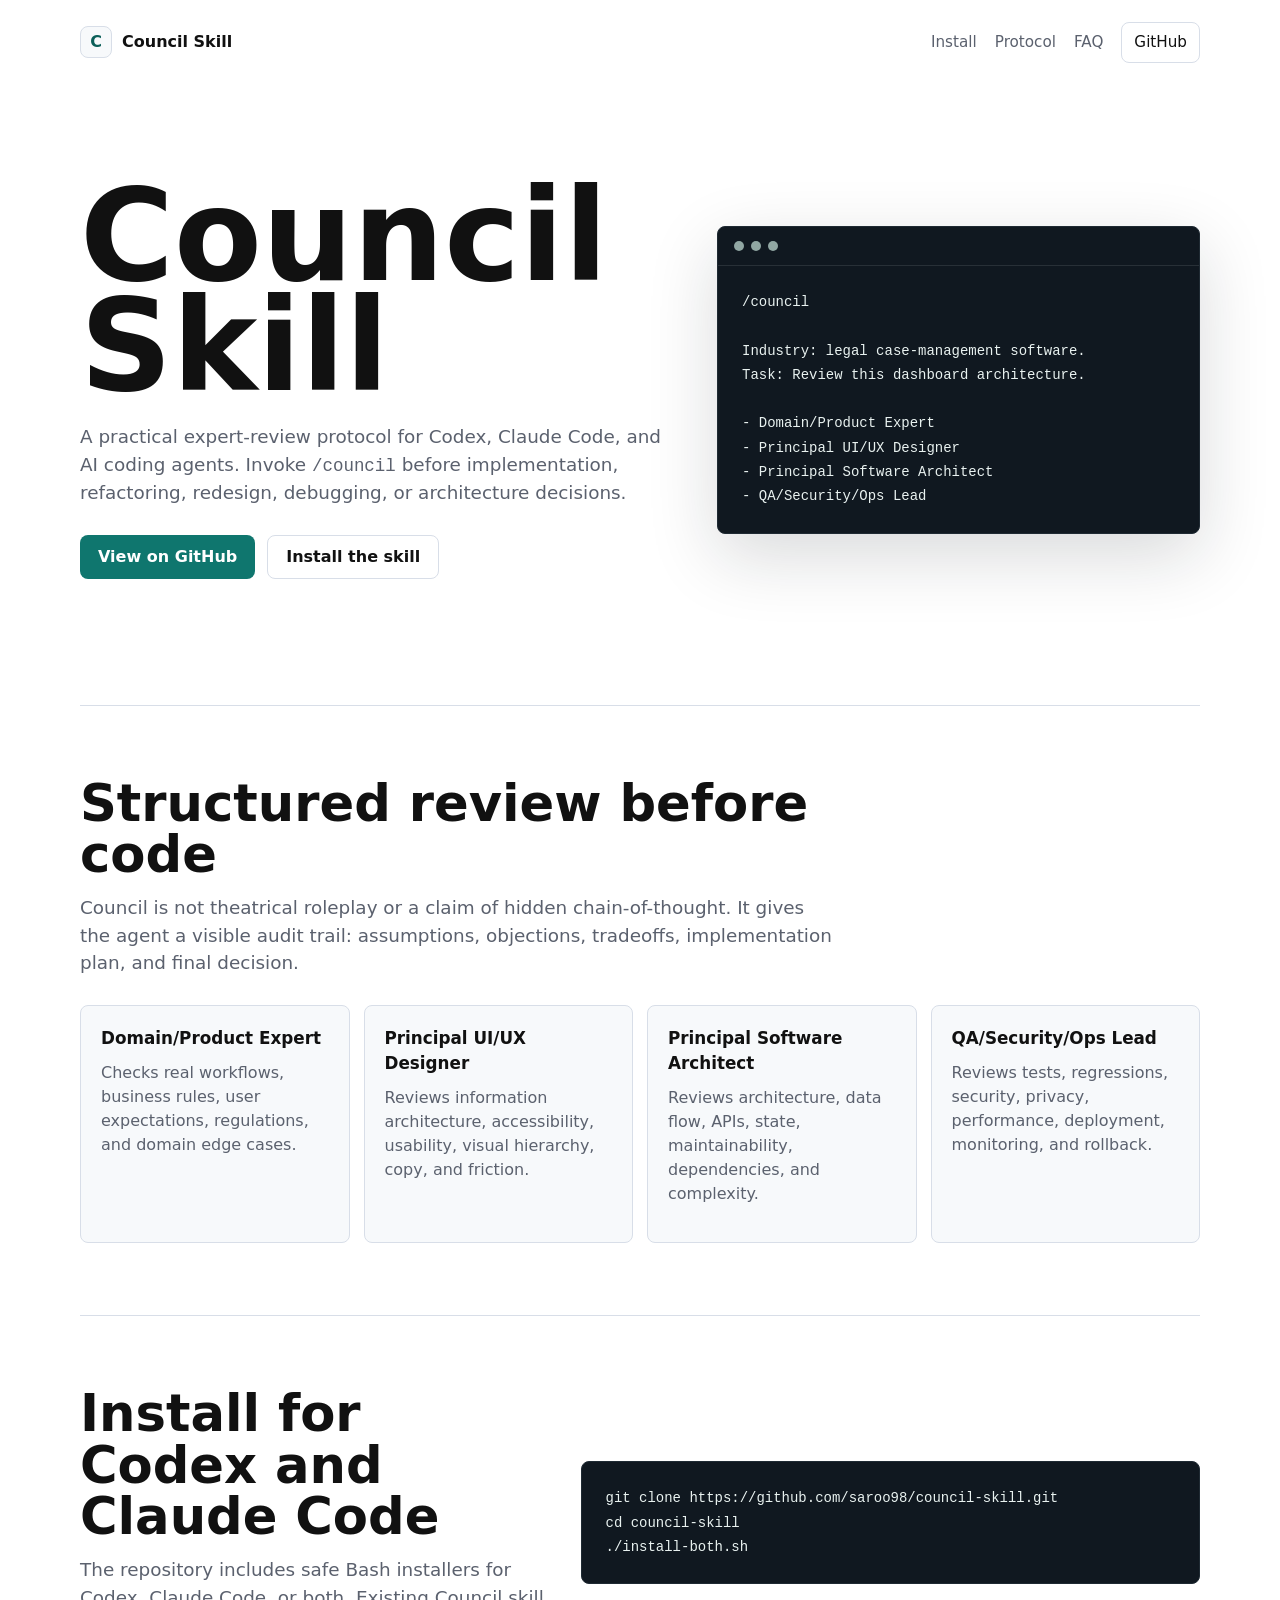
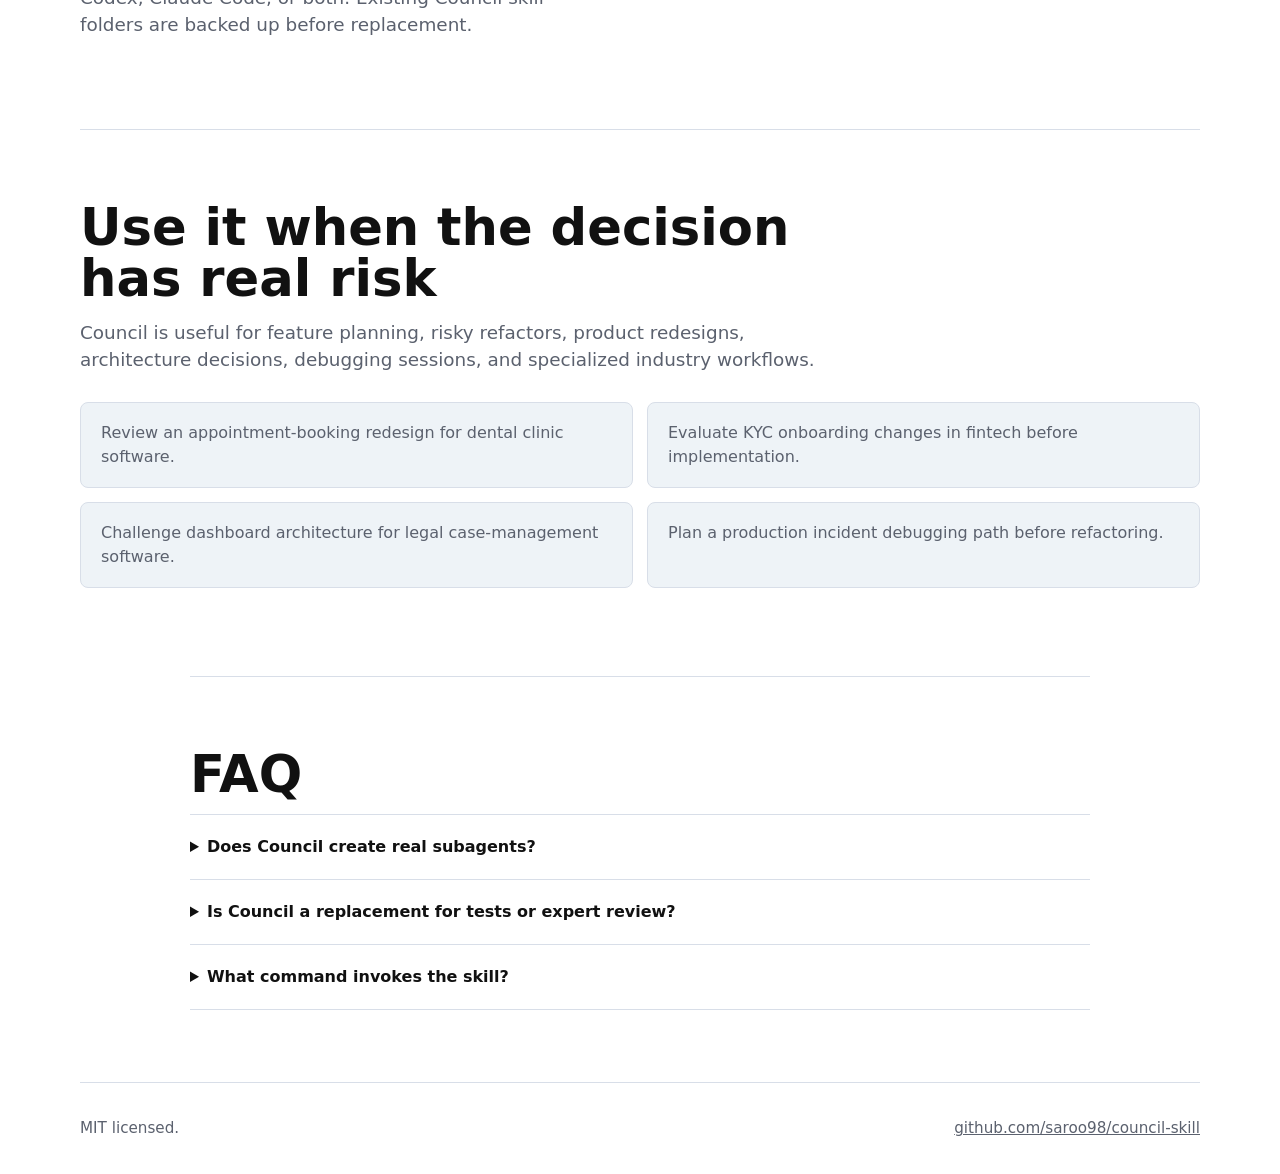
<file: site/index.html>
<!doctype html>
<html lang="en">
  <head>
    <meta charset="utf-8">
    <meta name="viewport" content="width=device-width, initial-scale=1">
    <title>Council Skill for Codex, Claude Code, and AI Coding Agents</title>
    <meta
      name="description"
      content="Council is an open-source AI coding skill for Codex, Claude Code, and AI agents. Use /council for expert review before coding, architecture decisions, refactors, redesigns, and debugging."
    >
    <meta name="robots" content="index, follow">
    <link rel="canonical" href="https://saroo98.github.io/council-skill/">
    <meta property="og:title" content="Council Skill for AI Coding Agents">
    <meta
      property="og:description"
      content="A practical expert council protocol for Codex, Claude Code, and AI coding agents."
    >
    <meta property="og:type" content="website">
    <meta property="og:url" content="https://saroo98.github.io/council-skill/">
    <meta name="twitter:card" content="summary">
    <meta name="twitter:title" content="Council Skill for AI Coding Agents">
    <meta
      name="twitter:description"
      content="Use /council for practical multi-role expert review before software implementation."
    >
    <link rel="stylesheet" href="styles.css">
    <script type="application/ld+json">
      {
        "@context": "https://schema.org",
        "@type": "SoftwareSourceCode",
        "name": "Council Skill",
        "description": "A reusable AI coding skill for Codex, Claude Code, and AI coding agents that runs a practical expert review before implementation, refactoring, redesign, debugging, and architecture decisions.",
        "codeRepository": "https://github.com/saroo98/council-skill",
        "programmingLanguage": "Markdown",
        "license": "https://github.com/saroo98/council-skill/blob/main/LICENSE",
        "runtimePlatform": ["Codex", "Claude Code", "AI coding agents"]
      }
    </script>
  </head>
  <body>
    <header class="site-header">
      <a class="brand" href="https://github.com/saroo98/council-skill" aria-label="Council Skill GitHub repository">
        <span class="brand-mark" aria-hidden="true">C</span>
        <span>Council Skill</span>
      </a>
      <nav class="nav" aria-label="Primary navigation">
        <a href="#install">Install</a>
        <a href="#protocol">Protocol</a>
        <a href="#faq">FAQ</a>
        <a class="nav-cta" href="https://github.com/saroo98/council-skill">GitHub</a>
      </nav>
    </header>

    <main>
      <section class="hero">
        <div class="hero-copy">
          <h1>Council Skill</h1>
          <p class="hero-lede">
            A practical expert-review protocol for Codex, Claude Code, and AI coding agents.
            Invoke <code>/council</code> before implementation, refactoring, redesign, debugging,
            or architecture decisions.
          </p>
          <div class="actions">
            <a class="button primary" href="https://github.com/saroo98/council-skill">View on GitHub</a>
            <a class="button secondary" href="#install">Install the skill</a>
          </div>
        </div>

        <aside class="protocol-preview" aria-label="Council output preview">
          <div class="terminal-bar">
            <span></span>
            <span></span>
            <span></span>
          </div>
          <pre><code>/council

Industry: legal case-management software.
Task: Review this dashboard architecture.

- Domain/Product Expert
- Principal UI/UX Designer
- Principal Software Architect
- QA/Security/Ops Lead</code></pre>
        </aside>
      </section>

      <section class="section" id="protocol">
        <div class="section-heading">
          <h2>Structured review before code</h2>
          <p>
            Council is not theatrical roleplay or a claim of hidden chain-of-thought.
            It gives the agent a visible audit trail: assumptions, objections, tradeoffs,
            implementation plan, and final decision.
          </p>
        </div>

        <div class="role-grid">
          <article>
            <h3>Domain/Product Expert</h3>
            <p>Checks real workflows, business rules, user expectations, regulations, and domain edge cases.</p>
          </article>
          <article>
            <h3>Principal UI/UX Designer</h3>
            <p>Reviews information architecture, accessibility, usability, visual hierarchy, copy, and friction.</p>
          </article>
          <article>
            <h3>Principal Software Architect</h3>
            <p>Reviews architecture, data flow, APIs, state, maintainability, dependencies, and complexity.</p>
          </article>
          <article>
            <h3>QA/Security/Ops Lead</h3>
            <p>Reviews tests, regressions, security, privacy, performance, deployment, monitoring, and rollback.</p>
          </article>
        </div>
      </section>

      <section class="section split" id="install">
        <div>
          <h2>Install for Codex and Claude Code</h2>
          <p>
            The repository includes safe Bash installers for Codex, Claude Code, or both.
            Existing Council skill folders are backed up before replacement.
          </p>
        </div>
        <div class="install-panel">
          <pre><code>git clone https://github.com/saroo98/council-skill.git
cd council-skill
./install-both.sh</code></pre>
        </div>
      </section>

      <section class="section">
        <div class="section-heading">
          <h2>Use it when the decision has real risk</h2>
          <p>
            Council is useful for feature planning, risky refactors, product redesigns,
            architecture decisions, debugging sessions, and specialized industry workflows.
          </p>
        </div>
        <ul class="use-list">
          <li>Review an appointment-booking redesign for dental clinic software.</li>
          <li>Evaluate KYC onboarding changes in fintech before implementation.</li>
          <li>Challenge dashboard architecture for legal case-management software.</li>
          <li>Plan a production incident debugging path before refactoring.</li>
        </ul>
      </section>

      <section class="section faq" id="faq">
        <h2>FAQ</h2>
        <details>
          <summary>Does Council create real subagents?</summary>
          <p>No. This repository is an instruction-only skill. It gives one coding agent a structured review protocol.</p>
        </details>
        <details>
          <summary>Is Council a replacement for tests or expert review?</summary>
          <p>No. It improves review discipline, but users should still verify claims, inspect code, and run relevant checks.</p>
        </details>
        <details>
          <summary>What command invokes the skill?</summary>
          <p>Use <code>/council</code> in compatible Codex, Claude Code, or AI coding agent environments.</p>
        </details>
      </section>
    </main>

    <footer class="footer">
      <span>MIT licensed.</span>
      <a href="https://github.com/saroo98/council-skill">github.com/saroo98/council-skill</a>
    </footer>
  </body>
</html>
</file>
<file: site/styles.css>
:root {
  color-scheme: light;
  --bg: #ffffff;
  --text: #111111;
  --muted: #5b616e;
  --line: #d8dee8;
  --panel: #f7f9fb;
  --panel-strong: #eef3f7;
  --accent: #0f766e;
  --accent-strong: #0b5f59;
  --code: #101820;
  --code-text: #e9f2f0;
  --max: 1120px;
}

* {
  box-sizing: border-box;
}

body {
  margin: 0;
  background: var(--bg);
  color: var(--text);
  font-family:
    Inter,
    ui-sans-serif,
    system-ui,
    -apple-system,
    BlinkMacSystemFont,
    "Segoe UI",
    sans-serif;
  line-height: 1.5;
  overflow-x: hidden;
}

a {
  color: inherit;
}

code {
  font-family: "SFMono-Regular", Consolas, "Liberation Mono", monospace;
  font-size: 0.95em;
}

.site-header {
  display: flex;
  align-items: center;
  justify-content: space-between;
  gap: 24px;
  width: min(var(--max), calc(100% - 40px));
  margin: 0 auto;
  padding: 22px 0;
}

.brand,
.nav {
  display: flex;
  align-items: center;
}

.brand {
  gap: 10px;
  font-weight: 750;
  text-decoration: none;
}

.brand-mark {
  display: grid;
  width: 32px;
  height: 32px;
  place-items: center;
  border: 1px solid var(--line);
  border-radius: 8px;
  background: var(--panel);
  color: var(--accent-strong);
}

.nav {
  gap: 18px;
  color: var(--muted);
  font-size: 0.95rem;
}

.nav a {
  text-decoration: none;
}

.nav a:hover {
  color: var(--text);
}

.nav-cta {
  padding: 8px 12px;
  border: 1px solid var(--line);
  border-radius: 8px;
  color: var(--text);
}

.hero {
  display: grid;
  grid-template-columns: minmax(0, 1fr) minmax(340px, 0.82fr);
  gap: 48px;
  align-items: center;
  width: min(var(--max), calc(100% - 40px));
  min-height: 620px;
  margin: 0 auto;
  padding: 42px 0 72px;
}

.hero-copy {
  max-width: 690px;
  min-width: 0;
}

h1,
h2,
h3,
p {
  margin-top: 0;
}

h1 {
  margin-bottom: 22px;
  font-size: clamp(4rem, 10vw, 8.5rem);
  line-height: 0.86;
  letter-spacing: 0;
}

h2 {
  margin-bottom: 14px;
  font-size: clamp(2rem, 4vw, 3.4rem);
  line-height: 1;
  letter-spacing: 0;
}

h3 {
  margin-bottom: 10px;
  font-size: 1.05rem;
}

.hero-lede,
.section-heading p,
.split p {
  color: var(--muted);
  font-size: 1.15rem;
}

.hero-lede {
  max-width: 640px;
  margin-bottom: 28px;
}

.actions {
  display: flex;
  flex-wrap: wrap;
  gap: 12px;
}

.button {
  display: inline-flex;
  min-height: 44px;
  align-items: center;
  justify-content: center;
  padding: 0 18px;
  border-radius: 8px;
  font-weight: 700;
  text-decoration: none;
}

.button.primary {
  background: var(--accent);
  color: #ffffff;
}

.button.secondary {
  border: 1px solid var(--line);
  background: #ffffff;
}

.protocol-preview,
.install-panel {
  overflow: hidden;
  max-width: 100%;
  min-width: 0;
  border: 1px solid #1f2a33;
  border-radius: 8px;
  background: var(--code);
  box-shadow: 0 22px 70px rgb(16 24 32 / 16%);
}

.terminal-bar {
  display: flex;
  gap: 7px;
  padding: 14px 16px;
  border-bottom: 1px solid rgb(255 255 255 / 10%);
}

.terminal-bar span {
  width: 10px;
  height: 10px;
  border-radius: 999px;
  background: #91a7a3;
}

pre {
  margin: 0;
  overflow-x: auto;
  padding: 24px;
  color: var(--code-text);
  font-size: 0.92rem;
  line-height: 1.65;
  white-space: pre-wrap;
  overflow-wrap: anywhere;
}

.section {
  width: min(var(--max), calc(100% - 40px));
  margin: 0 auto;
  padding: 72px 0;
  border-top: 1px solid var(--line);
}

.section-heading {
  max-width: 760px;
  margin-bottom: 28px;
}

.role-grid {
  display: grid;
  grid-template-columns: repeat(4, minmax(0, 1fr));
  gap: 14px;
}

.role-grid article {
  min-height: 190px;
  padding: 20px;
  border: 1px solid var(--line);
  border-radius: 8px;
  background: var(--panel);
}

.role-grid p,
.use-list {
  color: var(--muted);
}

.split {
  display: grid;
  grid-template-columns: minmax(0, 0.75fr) minmax(320px, 1fr);
  gap: 36px;
  align-items: center;
}

.install-panel {
  box-shadow: none;
}

.use-list {
  display: grid;
  grid-template-columns: repeat(2, minmax(0, 1fr));
  gap: 14px;
  padding: 0;
  list-style: none;
}

.use-list li {
  padding: 18px 20px;
  border: 1px solid var(--line);
  border-radius: 8px;
  background: var(--panel-strong);
}

.faq {
  max-width: 900px;
}

details {
  border-top: 1px solid var(--line);
}

details:last-child {
  border-bottom: 1px solid var(--line);
}

summary {
  cursor: pointer;
  padding: 20px 0;
  font-weight: 750;
}

details p {
  max-width: 760px;
  color: var(--muted);
}

.footer {
  display: flex;
  justify-content: space-between;
  gap: 20px;
  width: min(var(--max), calc(100% - 40px));
  margin: 0 auto;
  padding: 34px 0;
  border-top: 1px solid var(--line);
  color: var(--muted);
  font-size: 0.95rem;
}

@media (max-width: 860px) {
  .site-header,
  .hero,
  .section,
  .footer {
    width: calc(100vw - 64px);
  }

  .site-header,
  .nav,
  .footer {
    align-items: flex-start;
    flex-direction: column;
  }

  .nav {
    gap: 12px;
  }

  .hero,
  .split,
  .role-grid,
  .use-list {
    grid-template-columns: 1fr;
  }

  .hero {
    min-height: auto;
    gap: 34px;
    padding-top: 30px;
  }

  h1 {
    font-size: clamp(3.2rem, 18vw, 5.2rem);
  }

  .hero-lede {
    width: 100%;
    max-width: 320px;
    font-size: 1.05rem;
    overflow-wrap: break-word;
  }

  pre {
    padding: 20px;
    font-size: 0.82rem;
  }

  .protocol-preview,
  .install-panel {
    max-width: 326px;
  }
}
</file>
